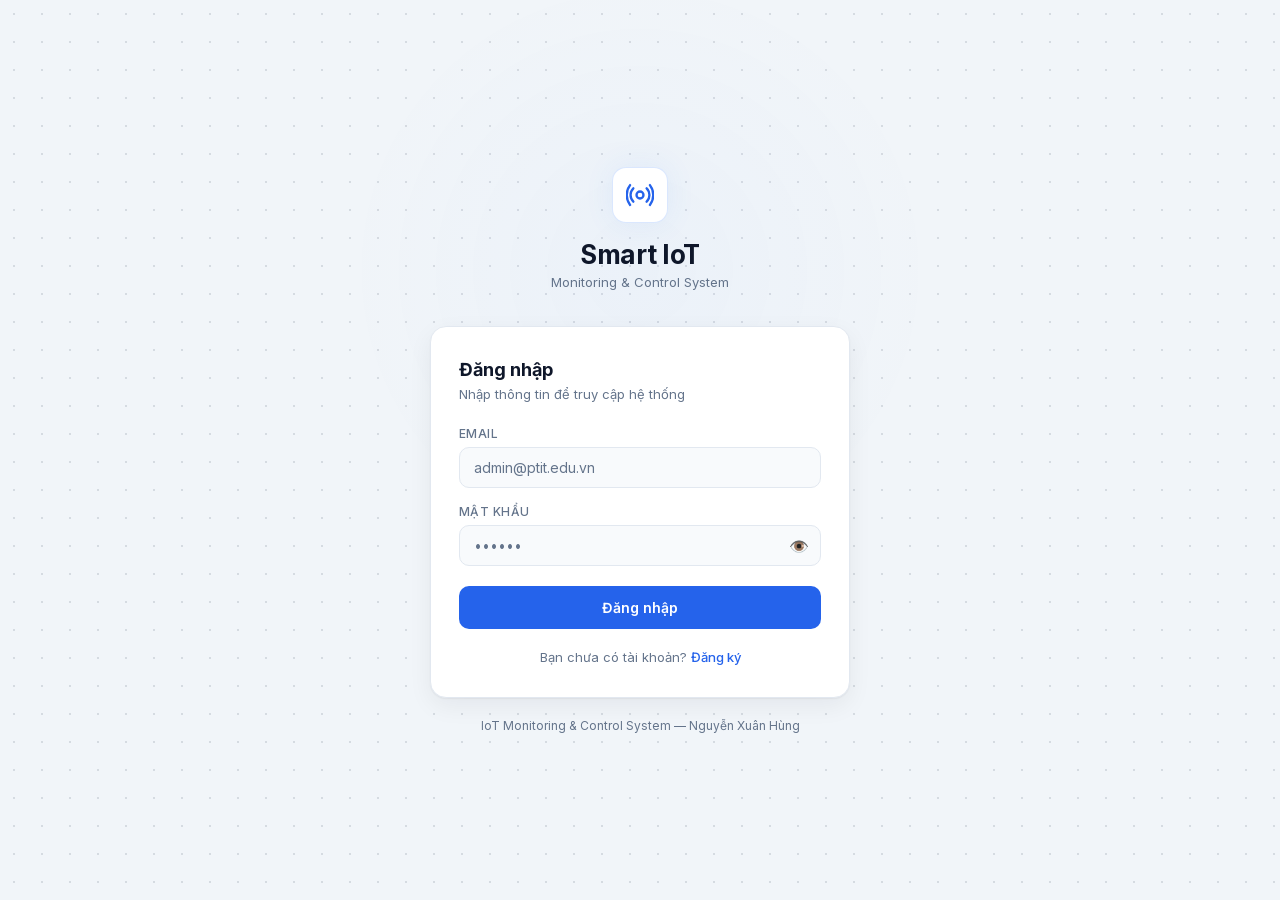
<file: frontend/index.html>
<!DOCTYPE html>
<html lang="vi">
<head>
  <meta charset="UTF-8">
  <meta name="viewport" content="width=device-width, initial-scale=1.0">
  <title>Tổng quan — Smart IoT</title>
  <link rel="stylesheet" href="assets/css/fonts.css">
  <link rel="stylesheet" href="assets/css/tokens.css">
  <link rel="stylesheet" href="assets/css/base.css">
  <link rel="stylesheet" href="assets/css/layout.css">
  <link rel="stylesheet" href="assets/css/components.css">
  <link rel="stylesheet" href="assets/css/pages.css">
  <script src="assets/vendor/chart.umd.js"></script>
</head>
<body>
  <!-- Add one option here to display another device on all three pages. -->
  <template id="deviceOptionsTemplate">
    <select>
      <option value="">Tất cả thiết bị</option>
      <option value="red">Đèn đỏ</option>
      <option value="green">Đèn xanh</option>
      <option value="yellow">Đèn vàng</option>
    </select>
  </template>
  <script type="module">
// dashboard.js — S3 Tổng quan (SRS Hình 3.3)

import { SHOW_IOT_DATA } from './assets/js/config.js';
import { requireAuth } from './assets/js/auth.js';
import { initLayout } from './assets/js/layout.js';
import { statusDot, badge, switchControl, toast } from './assets/js/ui.js';
import { getState, subscribe, refreshStatus, canControl } from './assets/js/store.js';
import { formatTemp, formatHumidity, formatLight, formatTime, formatHourMinute, escapeHtml } from './assets/js/format.js';
import { getLatestSensor, getSensorSeries, sendDeviceAction, waitForAction } from './assets/js/api.js';
import { onConnectionState, onMessage } from './assets/js/ws.js';

if (requireAuth()) {
  const content = initLayout('dashboard');

  /* ─── Trạng thái cục bộ của trang ──────────────────────── */
  let reading = { temp: null, humidity: null, light: null, updatedAt: null };
  let series = [];
  let sensorError = null;
  let selectedSensor = 'temp';
  let chart = null;
  const pendingToggles = new Set();


  const SENSOR_CARDS = [
    { key: 'temp',     label: 'Nhiệt độ', icon: '🌡️', color: 'var(--color-temp)',     bg: 'var(--alpha-temp-bg)',     format: formatTemp },
    { key: 'humidity', label: 'Độ ẩm',    icon: '💧', color: 'var(--color-humidity)', bg: 'var(--alpha-humidity-bg)', format: formatHumidity },
    { key: 'light',    label: 'Ánh sáng', icon: '☀️', color: 'var(--color-light)',    bg: 'var(--alpha-light-bg)',    format: formatLight },
  ];

  /* ─── Các mảnh giao diện ───────────────────────────────── */
  function bannersHtml() {
    if (!SHOW_IOT_DATA) return '';
    const { esp32Online } = getState();
    let html = '';

    if (getState().loaded && !esp32Online) {
      html += `
        <div class="banner banner--danger">
          <div>
            <div class="banner__title">⚠ Thiết bị IoT mất kết nối</div>
            <div class="banner__text">Không thể gửi lệnh điều khiển cho đến khi thiết bị kết nối lại.</div>
          </div>
          <button type="button" class="btn btn--outline-danger" data-action="reconnect">Thử kết nối lại</button>
        </div>`;
    }
    return html;
  }

  function sensorCardsHtml() {
    return `<div class="grid-3">${SENSOR_CARDS.map((c) => {
      const value = reading[c.key];
      const hasValue = value !== null && value !== undefined;
      const isWarning = c.key === 'temp' && hasValue && value > 30;
      return `
        <article class="stat-card" style="--stat-color:${c.color};--stat-bg:${c.bg}">
          <div class="stat-card__top">
            <div>
              <div class="stat-card__label">${c.label}</div>
              <div class="stat-card__value" data-stat="${c.key}">${hasValue ? c.format(value) : '—'}</div>
            </div>
            <div class="stat-card__icon">${c.icon}</div>
          </div>
          <div class="stat-card__foot">
            ${hasValue
              ? badge(isWarning ? 'warning' : 'success', isWarning ? 'Cảnh báo' : 'Bình thường')
              : badge('muted', 'Chưa có dữ liệu')}
            <span class="stat-card__delta">${hasValue && reading.updatedAt ? `Cập nhật ${formatTime(reading.updatedAt)}` : 'Chờ bản tin từ ESP32'}</span>
          </div>
        </article>`;
    }).join('')}</div>`;
  }

  function deviceListHtml() {
    const { devices, loaded, deviceError } = getState();
    if (!loaded) return '<div class="empty-state"><span class="spinner"></span></div>';
    if (deviceError) return `<div class="empty-state__hint">${escapeHtml(deviceError)}</div>`;
    if (devices.length === 0) {
      return '<div class="empty-state__hint">Chưa nhận được thiết bị nào.</div>';
    }

    const blocked = !canControl();

    return devices.map((device, index) => {
      const isOn = device.state === 'ON';
      const online = device.connection === 'online';
      return `
        <div class="device-mini${isOn ? ' is-on' : ''}">
          <div class="device-mini__icon">${device.icon}</div>
          <div class="device-mini__body">
            <div class="device-mini__name">${escapeHtml(device.name)}</div>
            <div class="device-mini__meta">${device.connection === null ? '' : statusDot(online)}<span>${escapeHtml(device.device_id)}</span></div>
          </div>
          ${switchControl({
            on: isOn,
            unknown: device.state === null,
            disabled: blocked || !online,
            loading: pendingToggles.has(index),
            index,
          })}
        </div>`;
    }).join('');
  }

  /* ─── Vẽ toàn trang ────────────────────────────────────── */
  function render() {
    content.innerHTML = `
      <div class="page">
        <div id="banners">${bannersHtml()}</div>
        <div id="sensorCards">${sensorCardsHtml()}</div>

        <div class="grid-main-aside">
          <section class="card">
            <div class="card__header">
              <div>
                <div class="card__title">Biểu đồ cảm biến</div>
                <div class="card__subtitle">Dữ liệu thực từ MQTT</div>
              </div>
              <div class="range-tabs">
                <button type="button" class="range-tab is-active" data-sensor="temp">Nhiệt độ</button>
                <button type="button" class="range-tab" data-sensor="humidity">Độ ẩm</button>
                <button type="button" class="range-tab" data-sensor="light">Ánh sáng</button>
              </div>
            </div>
            <div class="chart-box">
              <canvas id="sensorChart" hidden></canvas>
              <div class="empty-state" id="chartEmpty" role="status"></div>
            </div>
          </section>

          <section class="card">
            <div class="card__title" style="margin-bottom:var(--space-7)">Điều khiển thiết bị</div>
            <div class="device-mini-list" id="deviceList">${deviceListHtml()}</div>
          </section>
        </div>
      </div>`;

    bindEvents();
    content.querySelectorAll('[data-sensor]').forEach((button) => {
      button.addEventListener('click', () => {
        selectedSensor = button.dataset.sensor;
        content.querySelectorAll('[data-sensor]').forEach((tab) => tab.classList.toggle('is-active', tab === button));
        updateChart();
      });
    });
    updateChart();
  }

  /* ─── Biểu đồ ──────────────────────────────────────────── */
  /* Chart.js không hiểu CSS variable — đọc giá trị đã tính từ tokens.css
     để biểu đồ đổi màu theo giao diện mà không hardcode. */
  function readThemeColors() {
    const css = getComputedStyle(document.documentElement);
    const read = (name) => css.getPropertyValue(name).trim();
    return {
      text:      read('--color-text'),
      secondary: read('--color-text-secondary'),
      muted:     read('--color-text-muted'),
      border:    read('--color-border'),
      card:      read('--color-card'),
      temp:      read('--color-temp'),
      humidity:  read('--color-humidity'),
      light:     read('--color-light'),
    };
  }

  function createChart() {
    const canvas = document.getElementById('sensorChart');
    const theme = readThemeColors();
    const axis = { color: theme.muted, font: { size: 11 } };
    const grid = { color: theme.border, borderDash: [3, 3] };

    chart = new Chart(canvas, {
      type: 'line',
      data: {
        labels: series.map((p) => p.time),
        datasets: [
          { hidden: selectedSensor !== 'temp', label: 'Nhiệt độ (°C)',  data: series.map((p) => p.temp),     borderColor: theme.temp, borderWidth: 2, pointRadius: 0, tension: 0.35 },
          { hidden: selectedSensor !== 'humidity', label: 'Độ ẩm (%)',      data: series.map((p) => p.humidity), borderColor: theme.humidity, borderWidth: 2, pointRadius: 0, tension: 0.35 },
          { hidden: selectedSensor !== 'light', label: 'Ánh sáng (lux)', data: series.map((p) => p.light),    borderColor: theme.light, borderWidth: 2, pointRadius: 0, tension: 0.35 },
        ],
      },
      options: {
        responsive: true,
        maintainAspectRatio: false,
        interaction: { mode: 'index', intersect: false },
        plugins: {
          legend: {
            labels: {
              color: theme.secondary,
              font: { size: 12 },
              usePointStyle: true,
              pointStyle: 'line',
              boxWidth: 24,
              boxHeight: 2,
            },
          },
          tooltip: {
            backgroundColor: theme.card,
            borderColor: theme.border,
            borderWidth: 1,
            titleColor: theme.text,
            bodyColor: theme.text,
            bodyFont: { size: 12 },
            padding: 10,
          },
        },
        scales: {
          x: { ticks: axis, grid },
          y: { ticks: axis, grid },
        },
      },
    });
  }

  function updateChart() {
    const hasData = series.some((point) => point[selectedSensor] !== null && point[selectedSensor] !== undefined);
    const canvas = document.getElementById('sensorChart');
    const empty = document.getElementById('chartEmpty');
    canvas.hidden = !hasData;
    empty.hidden = hasData;
    empty.innerHTML = sensorError
      ? `<div class="empty-state__title">Không tải được dữ liệu cảm biến</div><div class="empty-state__hint">${escapeHtml(sensorError)}</div>`
      : '<div class="empty-state__title">Đang chờ dữ liệu MQTT</div><div class="empty-state__hint">Biểu đồ sẽ xuất hiện khi ESP32 gửi dữ liệu cảm biến.</div>';
    if (!hasData) {
      chart?.destroy();
      chart = null;
      return;
    }
    if (!chart) createChart();
    ['temp', 'humidity', 'light'].forEach((key, index) => chart.setDatasetVisibility(index, key === selectedSensor));
    chart.data.labels = series.map((point) => point.time);
    chart.data.datasets[0].data = series.map((point) => point.temp);
    chart.data.datasets[1].data = series.map((point) => point.humidity);
    chart.data.datasets[2].data = series.map((point) => point.light);
    chart.update('none');
  }

  /* ─── Sự kiện ──────────────────────────────────────────── */
  function bindEvents() {
    content.querySelector('[data-action="reconnect"]')?.addEventListener('click', async (event) => {
      event.currentTarget.disabled = true;
      event.currentTarget.textContent = 'Đang kiểm tra...';
      await refreshStatus();
    });

    content.querySelectorAll('[data-switch]').forEach((btn) => {
      btn.onclick = () => handleToggle(Number(btn.dataset.switch), btn.dataset.deviceAction);
    });
  }

  /**
   * Bật/tắt nhanh từ Dashboard: công tắc chuyển sang trạng thái đang xử lý,
   * chỉ đổi trạng thái sau khi thiết bị xác nhận (SRS §2.10).
   *
   * Khác với trang Điều khiển thiết bị, ở đây không hiện hộp thoại xác nhận —
   * đúng như prototype Figma (Hình 3.3 chỉ có công tắc).
   */
  async function handleToggle(index, nextAction) {
    const device = getState().devices[index];
    if (!device || device.previewOnly || !canControl() || pendingToggles.has(index)) return;

    if (!['ON', 'OFF'].includes(nextAction) || device.state === nextAction) return;
    pendingToggles.add(index);
    refreshDeviceList();

    try {
      const accepted = await sendDeviceAction(device.device_id, device.target, nextAction);
      const result = await waitForAction(accepted.action_id, {
        timeoutSeconds: accepted.timeout_seconds ?? 5,
      });

      if (result.result === 'Success') {
        toast(`Đã ${nextAction === 'ON' ? 'bật' : 'tắt'} ${device.name} thành công.`, 'success');
      } else {
        toast(`${device.name}: ${result.error_msg || result.result}`, 'error');
      }
    } catch (error) {
      toast(error.message, 'error');
    } finally {
      pendingToggles.delete(index);
      await refreshStatus();
      refreshDeviceList();
    }
  }

  function refreshDeviceList() {
    const list = document.getElementById('deviceList');
    if (!list) return;
    list.innerHTML = deviceListHtml();
    list.querySelectorAll('[data-switch]').forEach((btn) => {
      btn.onclick = () => handleToggle(Number(btn.dataset.switch), btn.dataset.deviceAction);
    });
  }

  /* ─── Cập nhật gần realtime ────────────────────────────── */
  const POLL_INTERVAL = 5000;
  let sensorPollingTimer = null;

  function refreshSensorUi() {
    const cards = document.getElementById('sensorCards');
    const banners = document.getElementById('banners');
    if (!cards || !banners) return;
    cards.innerHTML = sensorCardsHtml();
    banners.innerHTML = bannersHtml();
    bindEvents();
    updateChart();
  }

  async function poll() {
    try {
      const [nextReading, nextSeries] = await Promise.all([
        getLatestSensor(),
        getSensorSeries({ bucket: '1m', points: 30 }),
      ]);

      reading = nextReading;
      series = nextSeries;
      sensorError = null;
    } catch (error) {
      sensorError = error.message;
    }

    refreshSensorUi();
  }

  onMessage('sensor', (event) => {
    if (getState().deviceId && event.device_id !== getState().deviceId) return;

    reading = {
      deviceId: event.device_id,
      temp: event.temperature ?? reading.temp,
      humidity: event.humidity ?? reading.humidity,
      light: event.light ?? reading.light,
      updatedAt: event.timestamp,
    };
    sensorError = null;
    series = [...series, {
      time: formatHourMinute(event.timestamp),
      timestamp: event.timestamp,
      temp: event.temperature ?? null,
      humidity: event.humidity ?? null,
      light: event.light ?? null,
    }].slice(-30);
    refreshSensorUi();
  });

  onConnectionState(({ fallbackActive }) => {
    if (fallbackActive && sensorPollingTimer === null) {
      poll();
      sensorPollingTimer = window.setInterval(poll, POLL_INTERVAL);
    } else if (!fallbackActive && sensorPollingTimer !== null) {
      window.clearInterval(sensorPollingTimer);
      sensorPollingTimer = null;
    }
  });

  subscribe(() => {
    const banners = document.getElementById('banners');
    if (!banners) return;
    banners.innerHTML = bannersHtml();
    refreshDeviceList();
    bindEvents();
  });

  render();
  await poll();
}
  </script>
</body>
</html>
</file>
<file: frontend/assets/css/fonts.css>
/* cyrillic-ext */
@font-face {
  font-family: 'Inter';
  font-style: normal;
  font-weight: 300;
  font-display: swap;
  src: url(../fonts/UcC73FwrK3iLTeHuS_nVMrMxCp50SjIa2JL7W0Q5n-wU.woff2) format('woff2');
  unicode-range: U+0460-052F, U+1C80-1C8A, U+20B4, U+2DE0-2DFF, U+A640-A69F, U+FE2E-FE2F;
}
/* cyrillic */
@font-face {
  font-family: 'Inter';
  font-style: normal;
  font-weight: 300;
  font-display: swap;
  src: url(../fonts/UcC73FwrK3iLTeHuS_nVMrMxCp50SjIa0ZL7W0Q5n-wU.woff2) format('woff2');
  unicode-range: U+0301, U+0400-045F, U+0490-0491, U+04B0-04B1, U+2116;
}
/* greek-ext */
@font-face {
  font-family: 'Inter';
  font-style: normal;
  font-weight: 300;
  font-display: swap;
  src: url(../fonts/UcC73FwrK3iLTeHuS_nVMrMxCp50SjIa2ZL7W0Q5n-wU.woff2) format('woff2');
  unicode-range: U+1F00-1FFF;
}
/* greek */
@font-face {
  font-family: 'Inter';
  font-style: normal;
  font-weight: 300;
  font-display: swap;
  src: url(../fonts/UcC73FwrK3iLTeHuS_nVMrMxCp50SjIa1pL7W0Q5n-wU.woff2) format('woff2');
  unicode-range: U+0370-0377, U+037A-037F, U+0384-038A, U+038C, U+038E-03A1, U+03A3-03FF;
}
/* vietnamese */
@font-face {
  font-family: 'Inter';
  font-style: normal;
  font-weight: 300;
  font-display: swap;
  src: url(../fonts/UcC73FwrK3iLTeHuS_nVMrMxCp50SjIa2pL7W0Q5n-wU.woff2) format('woff2');
  unicode-range: U+0102-0103, U+0110-0111, U+0128-0129, U+0168-0169, U+01A0-01A1, U+01AF-01B0, U+0300-0301, U+0303-0304, U+0308-0309, U+0323, U+0329, U+1EA0-1EF9, U+20AB;
}
/* latin-ext */
@font-face {
  font-family: 'Inter';
  font-style: normal;
  font-weight: 300;
  font-display: swap;
  src: url(../fonts/UcC73FwrK3iLTeHuS_nVMrMxCp50SjIa25L7W0Q5n-wU.woff2) format('woff2');
  unicode-range: U+0100-02BA, U+02BD-02C5, U+02C7-02CC, U+02CE-02D7, U+02DD-02FF, U+0304, U+0308, U+0329, U+1D00-1DBF, U+1E00-1E9F, U+1EF2-1EFF, U+2020, U+20A0-20AB, U+20AD-20C0, U+2113, U+2C60-2C7F, U+A720-A7FF;
}
/* latin */
@font-face {
  font-family: 'Inter';
  font-style: normal;
  font-weight: 300;
  font-display: swap;
  src: url(../fonts/UcC73FwrK3iLTeHuS_nVMrMxCp50SjIa1ZL7W0Q5nw.woff2) format('woff2');
  unicode-range: U+0000-00FF, U+0131, U+0152-0153, U+02BB-02BC, U+02C6, U+02DA, U+02DC, U+0304, U+0308, U+0329, U+2000-206F, U+20AC, U+2122, U+2191, U+2193, U+2212, U+2215, U+FEFF, U+FFFD;
}
/* cyrillic-ext */
@font-face {
  font-family: 'Inter';
  font-style: normal;
  font-weight: 400;
  font-display: swap;
  src: url(../fonts/UcC73FwrK3iLTeHuS_nVMrMxCp50SjIa2JL7W0Q5n-wU.woff2) format('woff2');
  unicode-range: U+0460-052F, U+1C80-1C8A, U+20B4, U+2DE0-2DFF, U+A640-A69F, U+FE2E-FE2F;
}
/* cyrillic */
@font-face {
  font-family: 'Inter';
  font-style: normal;
  font-weight: 400;
  font-display: swap;
  src: url(../fonts/UcC73FwrK3iLTeHuS_nVMrMxCp50SjIa0ZL7W0Q5n-wU.woff2) format('woff2');
  unicode-range: U+0301, U+0400-045F, U+0490-0491, U+04B0-04B1, U+2116;
}
/* greek-ext */
@font-face {
  font-family: 'Inter';
  font-style: normal;
  font-weight: 400;
  font-display: swap;
  src: url(../fonts/UcC73FwrK3iLTeHuS_nVMrMxCp50SjIa2ZL7W0Q5n-wU.woff2) format('woff2');
  unicode-range: U+1F00-1FFF;
}
/* greek */
@font-face {
  font-family: 'Inter';
  font-style: normal;
  font-weight: 400;
  font-display: swap;
  src: url(../fonts/UcC73FwrK3iLTeHuS_nVMrMxCp50SjIa1pL7W0Q5n-wU.woff2) format('woff2');
  unicode-range: U+0370-0377, U+037A-037F, U+0384-038A, U+038C, U+038E-03A1, U+03A3-03FF;
}
/* vietnamese */
@font-face {
  font-family: 'Inter';
  font-style: normal;
  font-weight: 400;
  font-display: swap;
  src: url(../fonts/UcC73FwrK3iLTeHuS_nVMrMxCp50SjIa2pL7W0Q5n-wU.woff2) format('woff2');
  unicode-range: U+0102-0103, U+0110-0111, U+0128-0129, U+0168-0169, U+01A0-01A1, U+01AF-01B0, U+0300-0301, U+0303-0304, U+0308-0309, U+0323, U+0329, U+1EA0-1EF9, U+20AB;
}
/* latin-ext */
@font-face {
  font-family: 'Inter';
  font-style: normal;
  font-weight: 400;
  font-display: swap;
  src: url(../fonts/UcC73FwrK3iLTeHuS_nVMrMxCp50SjIa25L7W0Q5n-wU.woff2) format('woff2');
  unicode-range: U+0100-02BA, U+02BD-02C5, U+02C7-02CC, U+02CE-02D7, U+02DD-02FF, U+0304, U+0308, U+0329, U+1D00-1DBF, U+1E00-1E9F, U+1EF2-1EFF, U+2020, U+20A0-20AB, U+20AD-20C0, U+2113, U+2C60-2C7F, U+A720-A7FF;
}
/* latin */
@font-face {
  font-family: 'Inter';
  font-style: normal;
  font-weight: 400;
  font-display: swap;
  src: url(../fonts/UcC73FwrK3iLTeHuS_nVMrMxCp50SjIa1ZL7W0Q5nw.woff2) format('woff2');
  unicode-range: U+0000-00FF, U+0131, U+0152-0153, U+02BB-02BC, U+02C6, U+02DA, U+02DC, U+0304, U+0308, U+0329, U+2000-206F, U+20AC, U+2122, U+2191, U+2193, U+2212, U+2215, U+FEFF, U+FFFD;
}
/* cyrillic-ext */
@font-face {
  font-family: 'Inter';
  font-style: normal;
  font-weight: 500;
  font-display: swap;
  src: url(../fonts/UcC73FwrK3iLTeHuS_nVMrMxCp50SjIa2JL7W0Q5n-wU.woff2) format('woff2');
  unicode-range: U+0460-052F, U+1C80-1C8A, U+20B4, U+2DE0-2DFF, U+A640-A69F, U+FE2E-FE2F;
}
/* cyrillic */
@font-face {
  font-family: 'Inter';
  font-style: normal;
  font-weight: 500;
  font-display: swap;
  src: url(../fonts/UcC73FwrK3iLTeHuS_nVMrMxCp50SjIa0ZL7W0Q5n-wU.woff2) format('woff2');
  unicode-range: U+0301, U+0400-045F, U+0490-0491, U+04B0-04B1, U+2116;
}
/* greek-ext */
@font-face {
  font-family: 'Inter';
  font-style: normal;
  font-weight: 500;
  font-display: swap;
  src: url(../fonts/UcC73FwrK3iLTeHuS_nVMrMxCp50SjIa2ZL7W0Q5n-wU.woff2) format('woff2');
  unicode-range: U+1F00-1FFF;
}
/* greek */
@font-face {
  font-family: 'Inter';
  font-style: normal;
  font-weight: 500;
  font-display: swap;
  src: url(../fonts/UcC73FwrK3iLTeHuS_nVMrMxCp50SjIa1pL7W0Q5n-wU.woff2) format('woff2');
  unicode-range: U+0370-0377, U+037A-037F, U+0384-038A, U+038C, U+038E-03A1, U+03A3-03FF;
}
/* vietnamese */
@font-face {
  font-family: 'Inter';
  font-style: normal;
  font-weight: 500;
  font-display: swap;
  src: url(../fonts/UcC73FwrK3iLTeHuS_nVMrMxCp50SjIa2pL7W0Q5n-wU.woff2) format('woff2');
  unicode-range: U+0102-0103, U+0110-0111, U+0128-0129, U+0168-0169, U+01A0-01A1, U+01AF-01B0, U+0300-0301, U+0303-0304, U+0308-0309, U+0323, U+0329, U+1EA0-1EF9, U+20AB;
}
/* latin-ext */
@font-face {
  font-family: 'Inter';
  font-style: normal;
  font-weight: 500;
  font-display: swap;
  src: url(../fonts/UcC73FwrK3iLTeHuS_nVMrMxCp50SjIa25L7W0Q5n-wU.woff2) format('woff2');
  unicode-range: U+0100-02BA, U+02BD-02C5, U+02C7-02CC, U+02CE-02D7, U+02DD-02FF, U+0304, U+0308, U+0329, U+1D00-1DBF, U+1E00-1E9F, U+1EF2-1EFF, U+2020, U+20A0-20AB, U+20AD-20C0, U+2113, U+2C60-2C7F, U+A720-A7FF;
}
/* latin */
@font-face {
  font-family: 'Inter';
  font-style: normal;
  font-weight: 500;
  font-display: swap;
  src: url(../fonts/UcC73FwrK3iLTeHuS_nVMrMxCp50SjIa1ZL7W0Q5nw.woff2) format('woff2');
  unicode-range: U+0000-00FF, U+0131, U+0152-0153, U+02BB-02BC, U+02C6, U+02DA, U+02DC, U+0304, U+0308, U+0329, U+2000-206F, U+20AC, U+2122, U+2191, U+2193, U+2212, U+2215, U+FEFF, U+FFFD;
}
/* cyrillic-ext */
@font-face {
  font-family: 'Inter';
  font-style: normal;
  font-weight: 600;
  font-display: swap;
  src: url(../fonts/UcC73FwrK3iLTeHuS_nVMrMxCp50SjIa2JL7W0Q5n-wU.woff2) format('woff2');
  unicode-range: U+0460-052F, U+1C80-1C8A, U+20B4, U+2DE0-2DFF, U+A640-A69F, U+FE2E-FE2F;
}
/* cyrillic */
@font-face {
  font-family: 'Inter';
  font-style: normal;
  font-weight: 600;
  font-display: swap;
  src: url(../fonts/UcC73FwrK3iLTeHuS_nVMrMxCp50SjIa0ZL7W0Q5n-wU.woff2) format('woff2');
  unicode-range: U+0301, U+0400-045F, U+0490-0491, U+04B0-04B1, U+2116;
}
/* greek-ext */
@font-face {
  font-family: 'Inter';
  font-style: normal;
  font-weight: 600;
  font-display: swap;
  src: url(../fonts/UcC73FwrK3iLTeHuS_nVMrMxCp50SjIa2ZL7W0Q5n-wU.woff2) format('woff2');
  unicode-range: U+1F00-1FFF;
}
/* greek */
@font-face {
  font-family: 'Inter';
  font-style: normal;
  font-weight: 600;
  font-display: swap;
  src: url(../fonts/UcC73FwrK3iLTeHuS_nVMrMxCp50SjIa1pL7W0Q5n-wU.woff2) format('woff2');
  unicode-range: U+0370-0377, U+037A-037F, U+0384-038A, U+038C, U+038E-03A1, U+03A3-03FF;
}
/* vietnamese */
@font-face {
  font-family: 'Inter';
  font-style: normal;
  font-weight: 600;
  font-display: swap;
  src: url(../fonts/UcC73FwrK3iLTeHuS_nVMrMxCp50SjIa2pL7W0Q5n-wU.woff2) format('woff2');
  unicode-range: U+0102-0103, U+0110-0111, U+0128-0129, U+0168-0169, U+01A0-01A1, U+01AF-01B0, U+0300-0301, U+0303-0304, U+0308-0309, U+0323, U+0329, U+1EA0-1EF9, U+20AB;
}
/* latin-ext */
@font-face {
  font-family: 'Inter';
  font-style: normal;
  font-weight: 600;
  font-display: swap;
  src: url(../fonts/UcC73FwrK3iLTeHuS_nVMrMxCp50SjIa25L7W0Q5n-wU.woff2) format('woff2');
  unicode-range: U+0100-02BA, U+02BD-02C5, U+02C7-02CC, U+02CE-02D7, U+02DD-02FF, U+0304, U+0308, U+0329, U+1D00-1DBF, U+1E00-1E9F, U+1EF2-1EFF, U+2020, U+20A0-20AB, U+20AD-20C0, U+2113, U+2C60-2C7F, U+A720-A7FF;
}
/* latin */
@font-face {
  font-family: 'Inter';
  font-style: normal;
  font-weight: 600;
  font-display: swap;
  src: url(../fonts/UcC73FwrK3iLTeHuS_nVMrMxCp50SjIa1ZL7W0Q5nw.woff2) format('woff2');
  unicode-range: U+0000-00FF, U+0131, U+0152-0153, U+02BB-02BC, U+02C6, U+02DA, U+02DC, U+0304, U+0308, U+0329, U+2000-206F, U+20AC, U+2122, U+2191, U+2193, U+2212, U+2215, U+FEFF, U+FFFD;
}
/* cyrillic-ext */
@font-face {
  font-family: 'Inter';
  font-style: normal;
  font-weight: 700;
  font-display: swap;
  src: url(../fonts/UcC73FwrK3iLTeHuS_nVMrMxCp50SjIa2JL7W0Q5n-wU.woff2) format('woff2');
  unicode-range: U+0460-052F, U+1C80-1C8A, U+20B4, U+2DE0-2DFF, U+A640-A69F, U+FE2E-FE2F;
}
/* cyrillic */
@font-face {
  font-family: 'Inter';
  font-style: normal;
  font-weight: 700;
  font-display: swap;
  src: url(../fonts/UcC73FwrK3iLTeHuS_nVMrMxCp50SjIa0ZL7W0Q5n-wU.woff2) format('woff2');
  unicode-range: U+0301, U+0400-045F, U+0490-0491, U+04B0-04B1, U+2116;
}
/* greek-ext */
@font-face {
  font-family: 'Inter';
  font-style: normal;
  font-weight: 700;
  font-display: swap;
  src: url(../fonts/UcC73FwrK3iLTeHuS_nVMrMxCp50SjIa2ZL7W0Q5n-wU.woff2) format('woff2');
  unicode-range: U+1F00-1FFF;
}
/* greek */
@font-face {
  font-family: 'Inter';
  font-style: normal;
  font-weight: 700;
  font-display: swap;
  src: url(../fonts/UcC73FwrK3iLTeHuS_nVMrMxCp50SjIa1pL7W0Q5n-wU.woff2) format('woff2');
  unicode-range: U+0370-0377, U+037A-037F, U+0384-038A, U+038C, U+038E-03A1, U+03A3-03FF;
}
/* vietnamese */
@font-face {
  font-family: 'Inter';
  font-style: normal;
  font-weight: 700;
  font-display: swap;
  src: url(../fonts/UcC73FwrK3iLTeHuS_nVMrMxCp50SjIa2pL7W0Q5n-wU.woff2) format('woff2');
  unicode-range: U+0102-0103, U+0110-0111, U+0128-0129, U+0168-0169, U+01A0-01A1, U+01AF-01B0, U+0300-0301, U+0303-0304, U+0308-0309, U+0323, U+0329, U+1EA0-1EF9, U+20AB;
}
/* latin-ext */
@font-face {
  font-family: 'Inter';
  font-style: normal;
  font-weight: 700;
  font-display: swap;
  src: url(../fonts/UcC73FwrK3iLTeHuS_nVMrMxCp50SjIa25L7W0Q5n-wU.woff2) format('woff2');
  unicode-range: U+0100-02BA, U+02BD-02C5, U+02C7-02CC, U+02CE-02D7, U+02DD-02FF, U+0304, U+0308, U+0329, U+1D00-1DBF, U+1E00-1E9F, U+1EF2-1EFF, U+2020, U+20A0-20AB, U+20AD-20C0, U+2113, U+2C60-2C7F, U+A720-A7FF;
}
/* latin */
@font-face {
  font-family: 'Inter';
  font-style: normal;
  font-weight: 700;
  font-display: swap;
  src: url(../fonts/UcC73FwrK3iLTeHuS_nVMrMxCp50SjIa1ZL7W0Q5nw.woff2) format('woff2');
  unicode-range: U+0000-00FF, U+0131, U+0152-0153, U+02BB-02BC, U+02C6, U+02DA, U+02DC, U+0304, U+0308, U+0329, U+2000-206F, U+20AC, U+2122, U+2191, U+2193, U+2212, U+2215, U+FEFF, U+FFFD;
}
/* cyrillic-ext */
@font-face {
  font-family: 'JetBrains Mono';
  font-style: normal;
  font-weight: 400;
  font-display: swap;
  src: url(../fonts/tDbv2o-flEEny0FZhsfKu5WU4zr3E_BX0PnT8RD8yKwBNntkaToggR7BYRbKPx3cwgknk-6nFg.woff2) format('woff2');
  unicode-range: U+0460-052F, U+1C80-1C8A, U+20B4, U+2DE0-2DFF, U+A640-A69F, U+FE2E-FE2F;
}
/* cyrillic */
@font-face {
  font-family: 'JetBrains Mono';
  font-style: normal;
  font-weight: 400;
  font-display: swap;
  src: url(../fonts/tDbv2o-flEEny0FZhsfKu5WU4zr3E_BX0PnT8RD8yKwBNntkaToggR7BYRbKPxTcwgknk-6nFg.woff2) format('woff2');
  unicode-range: U+0301, U+0400-045F, U+0490-0491, U+04B0-04B1, U+2116;
}
/* greek */
@font-face {
  font-family: 'JetBrains Mono';
  font-style: normal;
  font-weight: 400;
  font-display: swap;
  src: url(../fonts/tDbv2o-flEEny0FZhsfKu5WU4zr3E_BX0PnT8RD8yKwBNntkaToggR7BYRbKPxPcwgknk-6nFg.woff2) format('woff2');
  unicode-range: U+0370-0377, U+037A-037F, U+0384-038A, U+038C, U+038E-03A1, U+03A3-03FF;
}
/* vietnamese */
@font-face {
  font-family: 'JetBrains Mono';
  font-style: normal;
  font-weight: 400;
  font-display: swap;
  src: url(../fonts/tDbv2o-flEEny0FZhsfKu5WU4zr3E_BX0PnT8RD8yKwBNntkaToggR7BYRbKPx_cwgknk-6nFg.woff2) format('woff2');
  unicode-range: U+0102-0103, U+0110-0111, U+0128-0129, U+0168-0169, U+01A0-01A1, U+01AF-01B0, U+0300-0301, U+0303-0304, U+0308-0309, U+0323, U+0329, U+1EA0-1EF9, U+20AB;
}
/* latin-ext */
@font-face {
  font-family: 'JetBrains Mono';
  font-style: normal;
  font-weight: 400;
  font-display: swap;
  src: url(../fonts/tDbv2o-flEEny0FZhsfKu5WU4zr3E_BX0PnT8RD8yKwBNntkaToggR7BYRbKPx7cwgknk-6nFg.woff2) format('woff2');
  unicode-range: U+0100-02BA, U+02BD-02C5, U+02C7-02CC, U+02CE-02D7, U+02DD-02FF, U+0304, U+0308, U+0329, U+1D00-1DBF, U+1E00-1E9F, U+1EF2-1EFF, U+2020, U+20A0-20AB, U+20AD-20C0, U+2113, U+2C60-2C7F, U+A720-A7FF;
}
/* latin */
@font-face {
  font-family: 'JetBrains Mono';
  font-style: normal;
  font-weight: 400;
  font-display: swap;
  src: url(../fonts/tDbv2o-flEEny0FZhsfKu5WU4zr3E_BX0PnT8RD8yKwBNntkaToggR7BYRbKPxDcwgknk-4.woff2) format('woff2');
  unicode-range: U+0000-00FF, U+0131, U+0152-0153, U+02BB-02BC, U+02C6, U+02DA, U+02DC, U+0304, U+0308, U+0329, U+2000-206F, U+20AC, U+2122, U+2191, U+2193, U+2212, U+2215, U+FEFF, U+FFFD;
}
/* cyrillic-ext */
@font-face {
  font-family: 'JetBrains Mono';
  font-style: normal;
  font-weight: 500;
  font-display: swap;
  src: url(../fonts/tDbv2o-flEEny0FZhsfKu5WU4zr3E_BX0PnT8RD8yKwBNntkaToggR7BYRbKPx3cwgknk-6nFg.woff2) format('woff2');
  unicode-range: U+0460-052F, U+1C80-1C8A, U+20B4, U+2DE0-2DFF, U+A640-A69F, U+FE2E-FE2F;
}
/* cyrillic */
@font-face {
  font-family: 'JetBrains Mono';
  font-style: normal;
  font-weight: 500;
  font-display: swap;
  src: url(../fonts/tDbv2o-flEEny0FZhsfKu5WU4zr3E_BX0PnT8RD8yKwBNntkaToggR7BYRbKPxTcwgknk-6nFg.woff2) format('woff2');
  unicode-range: U+0301, U+0400-045F, U+0490-0491, U+04B0-04B1, U+2116;
}
/* greek */
@font-face {
  font-family: 'JetBrains Mono';
  font-style: normal;
  font-weight: 500;
  font-display: swap;
  src: url(../fonts/tDbv2o-flEEny0FZhsfKu5WU4zr3E_BX0PnT8RD8yKwBNntkaToggR7BYRbKPxPcwgknk-6nFg.woff2) format('woff2');
  unicode-range: U+0370-0377, U+037A-037F, U+0384-038A, U+038C, U+038E-03A1, U+03A3-03FF;
}
/* vietnamese */
@font-face {
  font-family: 'JetBrains Mono';
  font-style: normal;
  font-weight: 500;
  font-display: swap;
  src: url(../fonts/tDbv2o-flEEny0FZhsfKu5WU4zr3E_BX0PnT8RD8yKwBNntkaToggR7BYRbKPx_cwgknk-6nFg.woff2) format('woff2');
  unicode-range: U+0102-0103, U+0110-0111, U+0128-0129, U+0168-0169, U+01A0-01A1, U+01AF-01B0, U+0300-0301, U+0303-0304, U+0308-0309, U+0323, U+0329, U+1EA0-1EF9, U+20AB;
}
/* latin-ext */
@font-face {
  font-family: 'JetBrains Mono';
  font-style: normal;
  font-weight: 500;
  font-display: swap;
  src: url(../fonts/tDbv2o-flEEny0FZhsfKu5WU4zr3E_BX0PnT8RD8yKwBNntkaToggR7BYRbKPx7cwgknk-6nFg.woff2) format('woff2');
  unicode-range: U+0100-02BA, U+02BD-02C5, U+02C7-02CC, U+02CE-02D7, U+02DD-02FF, U+0304, U+0308, U+0329, U+1D00-1DBF, U+1E00-1E9F, U+1EF2-1EFF, U+2020, U+20A0-20AB, U+20AD-20C0, U+2113, U+2C60-2C7F, U+A720-A7FF;
}
/* latin */
@font-face {
  font-family: 'JetBrains Mono';
  font-style: normal;
  font-weight: 500;
  font-display: swap;
  src: url(../fonts/tDbv2o-flEEny0FZhsfKu5WU4zr3E_BX0PnT8RD8yKwBNntkaToggR7BYRbKPxDcwgknk-4.woff2) format('woff2');
  unicode-range: U+0000-00FF, U+0131, U+0152-0153, U+02BB-02BC, U+02C6, U+02DA, U+02DC, U+0304, U+0308, U+0329, U+2000-206F, U+20AC, U+2122, U+2191, U+2193, U+2212, U+2215, U+FEFF, U+FFFD;
}
</file>
<file: frontend/assets/css/tokens.css>
/* ===========================================================================
   tokens.css — Design tokens trích từ Figma (Smart IoT — Monitoring & Control)
   ĐÂY LÀ ĐIỂM NỐI DUY NHẤT VỚI FIGMA. Đổi giao diện chỉ cần sửa file này.
   =========================================================================== */
:root {
  /* ── Nền & bề mặt ─────────────────────────────────────────── */
  --color-bg:              #F1F5F9;   /* nền trang */
  --color-sidebar:         #FFFFFF;   /* sidebar, drawer */
  --color-card:            #FFFFFF;   /* card, modal, toast */
  --color-surface:         #F8FAFC;   /* input, hàng bảng lẻ, card lồng */
  --color-surface-alt:     #F1F5F9;   /* icon thiết bị khi OFF */
  --color-border:          #E2E8F0;   /* viền chuẩn */
  --color-border-soft:     #E2E8F099; /* viền mảnh giữa các hàng */
  --color-accent-soft:     #DBEAFE;   /* nền mục nav đang chọn, avatar */
  --color-switch-track:    #CBD5E1;   /* rãnh công tắc khi OFF */

  /* ── Chữ ──────────────────────────────────────────────────── */
  --color-text:            #0F172A;
  --color-text-secondary:  #475569;
  --color-text-muted:      #64748B;

  /* ── Màu ngữ nghĩa ────────────────────────────────────────── */
  /* Dùng tông 600/700 để đủ tương phản trên nền sáng (WCAG AA). */
  --color-figma:           #8066D6;
  --color-resource-api:    #408C70;
  --color-resource-docs:   #557D37;
  --alpha-resource-docs:   #F1FADB;
  --color-primary:         #2563EB;
  --color-primary-hover:   #1D4ED8;
  --color-on-primary:      #FFFFFF;
  --color-success:         #15803D;
  --color-warning:         #B45309;
  --color-danger:          #DC2626;
  --color-info:            #2563EB;

  /* ── Màu theo loại cảm biến ───────────────────────────────── */
  --color-temp:            #EA580C;
  --color-humidity:        #0284C7;
  --color-light:           #A16207;

  /* ── Nền mờ (alpha) ───────────────────────────────────────── */
  --alpha-success-bg:      #22C55E20;
  --alpha-danger-bg:       #EF444420;
  --alpha-warning-bg:      #F59E0B20;
  --alpha-info-bg:         #3B82F620;
  --alpha-success-banner:  #22C55E15;
  --alpha-danger-banner:   #EF444415;
  --alpha-warning-banner:  #F59E0B15;
  --alpha-success-line:    #22C55E40;
  --alpha-danger-line:     #EF444440;
  --alpha-warning-line:    #F59E0B40;
  --alpha-primary-line:    #3B82F640;
  --alpha-primary-glow:    #3B82F620;
  --alpha-row-hover:       #2563EB0D;
  --alpha-temp-bg:         #F9731610;
  --alpha-humidity-bg:     #38BDF810;
  --alpha-light-bg:        #FBBF2410;

  /* ── Typography ───────────────────────────────────────────── */
  --font-sans: 'Inter', -apple-system, BlinkMacSystemFont, 'Segoe UI', Roboto, sans-serif;
  --font-mono: 'JetBrains Mono', ui-monospace, SFMono-Regular, Menlo, Consolas, monospace;

  --text-2xs:  10px;
  --text-xs:   11px;
  --text-sm:   12px;
  --text-base: 13px;
  --text-md:   14px;
  --text-lg:   15px;
  --text-xl:   16px;
  --text-2xl:  18px;
  --text-3xl:  22px;
  --text-4xl:  26px;
  --text-stat: 36px;

  --weight-regular: 400;
  --weight-medium:  500;
  --weight-semibold:600;
  --weight-bold:    700;

  --tracking-wide:  0.04em;
  --tracking-tight: -0.02em;

  /* ── Spacing (thang 4px) ──────────────────────────────────── */
  --space-1: 4px;   --space-2: 6px;   --space-3: 8px;   --space-4: 10px;
  --space-5: 12px;  --space-6: 14px;  --space-7: 16px;  --space-8: 20px;
  --space-9: 24px;  --space-10: 28px; --space-11: 32px; --space-12: 36px;

  /* ── Bo góc ───────────────────────────────────────────────── */
  --radius-xs:  5px;
  --radius-sm:  7px;
  --radius-md:  8px;
  --radius-lg:  10px;
  --radius-xl:  12px;
  --radius-2xl: 14px;
  --radius-3xl: 16px;
  --radius-full: 9999px;

  /* ── Đổ bóng ──────────────────────────────────────────────── */
  --shadow-card:   0 1px 2px rgba(15, 23, 42, 0.06), 0 8px 24px rgba(15, 23, 42, 0.06);
  --shadow-toast:  0 4px 20px rgba(15, 23, 42, 0.14);
  --shadow-menu:   0 -8px 24px rgba(15, 23, 42, 0.12);
  --shadow-glow:   0 0 20px var(--alpha-primary-glow);
  --overlay:       rgba(15, 23, 42, 0.4);
  --overlay-strong:rgba(15, 23, 42, 0.5);

  /* ── Layout ───────────────────────────────────────────────── */
  --app-max-width:  1680px;
  --color-page-gutter: #F4F6F5;
  --chart-height:   280px;
  --sidebar-width:  240px;
  --header-height:  73px;
  --drawer-width:   360px;
  --page-padding:   24px;

  /* ── Chuyển động ──────────────────────────────────────────── */
  --transition-fast: 0.15s ease;
  --transition-base: 0.2s ease;
}
</file>
<file: frontend/assets/css/base.css>
/* base.css — reset + typography nền */

*, *::before, *::after { box-sizing: border-box; }

/* min-height chứ KHÔNG phải height: trang cuộn bằng thanh cuộn trình duyệt nên
   body phải cao bằng nội dung. Để height:100% thì body bị khoá đúng một màn hình,
   .app tràn ra ngoài, và position:sticky của header/sidebar tính sai vùng neo —
   Safari cho chúng trôi mất khi cuộn (Chrome thì bỏ qua lỗi này). */
html, body { min-height: 100%; margin: 0; padding: 0; }

body {
  font-family: var(--font-sans);
  font-size: var(--text-md);
  background-color: var(--color-bg);
  color: var(--color-text);
  -webkit-font-smoothing: antialiased;
  -moz-osx-font-smoothing: grayscale;
}

h1, h2, h3, h4, p { margin: 0; }

a { color: var(--color-primary); text-decoration: none; }

button, input, select, textarea { font-family: inherit; }

button { cursor: pointer; }
button:disabled { cursor: not-allowed; }

code, .mono, .font-mono { font-family: var(--font-mono); }

table { width: 100%; border-collapse: collapse; }

:focus-visible {
  outline: 2px solid var(--color-primary);
  outline-offset: 2px;
}

/* Thanh cuộn */
::-webkit-scrollbar { width: 10px; height: 10px; }
::-webkit-scrollbar-track { background: var(--color-surface); }
::-webkit-scrollbar-thumb {
  background: var(--color-switch-track);
  border-radius: var(--radius-full);
  border: 2px solid var(--color-surface);  /* viền tạo khoảng hở, nhìn thon hơn */
}
::-webkit-scrollbar-thumb:hover { background: var(--color-text-muted); }

/* Tiện ích */
.hidden { display: none !important; }
.sr-only {
  position: absolute; width: 1px; height: 1px; padding: 0; margin: -1px;
  overflow: hidden; clip: rect(0, 0, 0, 0); white-space: nowrap; border: 0;
}
.text-temp     { color: var(--color-temp); }
.text-humidity { color: var(--color-humidity); }
.text-light    { color: var(--color-light); }
.text-muted    { color: var(--color-text-muted); }
.text-secondary{ color: var(--color-text-secondary); }

/* Chuyển động dùng chung */
@keyframes spin      { to { transform: rotate(360deg); } }
@keyframes pulse     { 0%, 100% { opacity: 1; } 50% { opacity: 0.3; } }
@keyframes slide-in  { from { opacity: 0; transform: translateX(20px); } to { opacity: 1; transform: translateX(0); } }
@keyframes fade-in   { from { opacity: 0; } to { opacity: 1; } }

@media (prefers-reduced-motion: reduce) {
  *, *::before, *::after {
    animation-duration: 0.01ms !important;
    animation-iteration-count: 1 !important;
    transition-duration: 0.01ms !important;
  }
}
</file>
<file: frontend/assets/css/layout.css>
/* layout.css — khung ứng dụng: sidebar + header + vùng nội dung */

/* Trang cuộn bằng thanh cuộn của chính trình duyệt (min-height, KHÔNG phải
   height + overflow:hidden). Kiểu "app shell" khoá chiều cao khiến phím Space,
   Page Up/Down và Home/End không cuộn được, và thanh cuộn trong khung thì
   gần như vô hình. */
body:has(.app) { background-color: var(--color-page-gutter); }
.app {
  display: flex;
  width: 100%;
  max-width: var(--app-max-width);
  margin-inline: auto;
  min-height: 100vh;
  background-color: var(--color-bg);
}

/* ─── Sidebar ─────────────────────────────────────────────── */
.sidebar {
  width: var(--sidebar-width);
  flex-shrink: 0;
  background-color: var(--color-sidebar);
  border-right: 1px solid var(--color-border);
  display: flex;
  flex-direction: column;
  /* sticky: đứng yên khi cuộn nhưng vẫn nằm trong luồng flex của .app */
  position: sticky;
  top: 0;
  align-self: flex-start;
  height: 100vh;
}

.sidebar__brand {
  padding: var(--space-9) var(--space-8) var(--space-8);
  border-bottom: 1px solid var(--color-border);
  display: flex;
  align-items: center;
  gap: var(--space-4);
}
.sidebar__logo {
  width: 36px; height: 36px;
  border-radius: var(--radius-lg);
  background-color: var(--color-accent-soft);
  border: 1px solid var(--alpha-primary-line);
  display: flex; align-items: center; justify-content: center;
  color: var(--color-primary);
  flex-shrink: 0;
}
.sidebar__title { font-size: var(--text-xl); font-weight: var(--weight-bold); line-height: 1.2; }
.sidebar__subtitle { font-size: var(--text-2xs); color: var(--color-text-muted); letter-spacing: var(--tracking-wide); }

.sidebar__nav { flex: 1; padding: var(--space-5) var(--space-4); overflow-y: auto; }

.nav-item {
  width: 100%;
  display: flex; align-items: center; gap: var(--space-4);
  padding: var(--space-4) var(--space-5);
  border-radius: var(--radius-md);
  border: none;
  background-color: transparent;
  color: var(--color-text-secondary);
  font-size: var(--text-md);
  margin-bottom: 2px;
  text-align: left;
  transition: background-color var(--transition-fast), color var(--transition-fast);
}
.nav-item:hover { background-color: var(--color-surface); color: var(--color-text); }
.nav-item.is-active {
  background-color: var(--color-accent-soft);
  color: var(--color-primary);
  font-weight: var(--weight-semibold);
}
.nav-item svg { flex-shrink: 0; }

.sidebar__user { padding: var(--space-7) var(--space-4); border-top: 1px solid var(--color-border); position: relative; }

.user-button {
  width: 100%;
  display: flex; align-items: center; gap: var(--space-4);
  padding: var(--space-4) var(--space-5);
  border-radius: var(--radius-md);
  border: none;
  background-color: transparent;
  color: var(--color-text-secondary);
  text-align: left;
}
.user-button[aria-expanded="true"] { background-color: var(--color-surface); }
.user-button__meta { flex: 1; min-width: 0; }
.user-button__name { font-size: var(--text-base); font-weight: var(--weight-medium); color: var(--color-text); }
.user-button__role { font-size: var(--text-xs); color: var(--color-text-muted); }
.user-button__caret { font-size: var(--text-2xs); color: var(--color-text-muted); }

.avatar {
  border-radius: var(--radius-full);
  background-color: var(--color-accent-soft);
  border: 2px solid var(--alpha-primary-line);
  display: flex; align-items: center; justify-content: center;
  font-weight: var(--weight-bold);
  color: var(--color-primary);
  position: relative;
  overflow: hidden;
  flex-shrink: 0;
}
/* Ảnh nằm đè lên chữ cái đầu. Ảnh lỗi -> onerror xoá thẻ img -> lộ lại chữ cái. */
.avatar__img {
  position: absolute; inset: 0;
  width: 100%; height: 100%;
  object-fit: cover;
}

.avatar--sm { width: 32px; height: 32px; font-size: var(--text-base); }
.avatar--md { width: 34px; height: 34px; font-size: var(--text-sm); }
.avatar--lg { width: 80px; height: 80px; font-size: var(--text-10xl, 28px); border-width: 3px; }

.user-menu {
  position: absolute;
  bottom: 100%; left: var(--space-4); right: var(--space-4);
  background-color: var(--color-card);
  border: 1px solid var(--color-border);
  border-radius: var(--radius-lg);
  overflow: hidden;
  box-shadow: var(--shadow-menu);
  z-index: 100;
}
.user-menu__item {
  width: 100%;
  padding: 11px var(--space-6);
  border: none;
  background-color: transparent;
  color: var(--color-text);
  font-size: var(--text-base);
  text-align: left;
  display: flex; align-items: center; gap: var(--space-3);
}
.user-menu__item:hover { background-color: var(--color-surface); }
.user-menu__item--danger { color: var(--color-danger); }
.user-menu__item--danger:hover { background-color: var(--alpha-danger-banner); }
.user-menu__divider { height: 1px; background-color: var(--color-border); }

/* ─── Vùng chính ──────────────────────────────────────────── */
.main { flex: 1; display: flex; flex-direction: column; min-width: 0; }

.header {
  padding: var(--space-8) var(--space-10);
  border-bottom: 1px solid var(--color-border);
  display: flex; align-items: center; justify-content: space-between;
  background-color: var(--color-bg);
  flex-shrink: 0;
  gap: var(--space-7);
  position: sticky;
  top: 0;
  z-index: 100;
}
.header__title { font-size: var(--text-3xl); font-weight: var(--weight-bold); }
.header__subtitle { font-size: var(--text-base); color: var(--color-text-muted); margin-top: 3px; }
.header__meta { display: flex; align-items: center; gap: var(--space-7); flex-shrink: 0; }
.header__divider { width: 1px; height: 16px; background-color: var(--color-border); }
.header__clock { font-family: var(--font-mono); font-size: var(--text-md); color: var(--color-text-secondary); }

.status-inline { display: flex; align-items: center; gap: var(--space-2); font-size: var(--text-sm); }
.status-inline__label { color: var(--color-text-secondary); }
.status-inline__value.is-up   { color: var(--color-success); }
.status-inline__value.is-down { color: var(--color-danger); }

.icon-button {
  width: 34px; height: 34px;
  border-radius: var(--radius-md);
  border: 1px solid var(--color-border);
  background-color: var(--color-card);
  display: flex; align-items: center; justify-content: center;
  color: var(--color-text-secondary);
  font-size: var(--text-xl);
}
.icon-button:hover { border-color: var(--alpha-primary-line); color: var(--color-text); }

/* Thanh DEMO (mô phỏng trạng thái khi chưa có backend) */
.demo-bar {
  padding: var(--space-2) var(--space-7);
  background-color: var(--color-sidebar);
  border-bottom: 1px solid var(--color-border);
  display: flex; gap: var(--space-3); align-items: center; flex-wrap: wrap;
}
.demo-bar__label {
  font-size: var(--text-2xs); color: var(--color-text-muted);
  font-family: var(--font-mono); letter-spacing: 0.05em;
}
.demo-btn {
  font-size: var(--text-xs);
  padding: 3px var(--space-4);
  border-radius: var(--radius-xs);
  border: 1px solid var(--color-border);
  background-color: transparent;
  color: var(--color-text-muted);
}
.demo-btn:hover { color: var(--color-text); }
.demo-btn.is-active { background-color: var(--alpha-success-bg); color: var(--color-success); }

/* Nút mở sidebar — chỉ hiện ở màn hẹp (xem §media 900px cuối file) */
.sidebar-toggle {
  display: none;
  width: 38px; height: 38px;
  flex-shrink: 0;
  border-radius: var(--radius-md);
  border: 1px solid var(--color-border);
  background-color: var(--color-card);
  color: var(--color-text-secondary);
  align-items: center; justify-content: center;
}
.sidebar-toggle:hover { color: var(--color-text); border-color: var(--alpha-primary-line); }

.sidebar-backdrop {
  position: fixed; inset: 0;
  z-index: 150;
  background-color: var(--overlay);
}
.sidebar-backdrop[hidden] { display: none; }

.content { flex: 1; }
.page { padding: var(--page-padding); display: flex; flex-direction: column; gap: var(--space-8); }
.page--tight { gap: var(--space-7); }
.page--narrow { max-width: 700px; }
.page--center { align-items: center; }

.grid-3 { display: grid; grid-template-columns: repeat(3, 1fr); gap: var(--space-7); }
.grid-2 { display: grid; grid-template-columns: 1fr 1fr; gap: var(--space-7); }
.grid-main-aside { display: grid; grid-template-columns: minmax(0, 2fr) minmax(0, 1fr); gap: var(--space-7); align-items: start; }

@media (max-width: 1200px) {
  .grid-3, .grid-2, .grid-main-aside { grid-template-columns: 1fr; }
}
@media (max-width: 900px) {
  .sidebar { position: fixed; top: 0; left: 0; z-index: 200; transform: translateX(-100%); transition: transform var(--transition-base); }
  .sidebar.is-open { transform: translateX(0); box-shadow: var(--shadow-toast); }
  .sidebar-toggle { display: flex; }
  .header { flex-wrap: wrap; }
  .header__meta { max-width: 100%; flex-wrap: wrap; gap: var(--space-3); }
}

/* Màn rộng: lớp phủ không bao giờ được hiện, kể cả khi còn sót trạng thái mở */
@media (min-width: 901px) {
  .sidebar-backdrop { display: none; }
}
</file>
<file: frontend/assets/css/components.css>
/* components.css — component dùng chung */

/* ─── Card ────────────────────────────────────────────────── */
.card {
  background-color: var(--color-card);
  border: 1px solid var(--color-border);
  border-radius: var(--radius-2xl);
  padding: var(--space-8);
}
.card--flat  { border-radius: var(--radius-xl); padding: var(--space-6) var(--space-7); }
.card--table { padding: 0; overflow: hidden; border-radius: var(--radius-xl); }
.card--lg    { padding: var(--space-9); }

.card__header {
  display: flex; justify-content: space-between; align-items: center;
  margin-bottom: var(--space-7); gap: var(--space-5);
}
.card__title    { font-size: var(--text-lg); font-weight: var(--weight-semibold); }
.card__title--lg{ font-size: var(--text-xl); font-weight: var(--weight-bold); }
.card__subtitle { font-size: var(--text-sm); color: var(--color-text-muted); margin-top: 2px; }

/* ─── Nút ─────────────────────────────────────────────────── */
.btn {
  padding: var(--space-3) var(--space-8);
  border-radius: var(--radius-md);
  border: 1px solid transparent;
  font-size: var(--text-base);
  font-weight: var(--weight-semibold);
  display: inline-flex; align-items: center; justify-content: center; gap: var(--space-3);
  transition: background-color var(--transition-fast), border-color var(--transition-fast);
}
.btn--primary   { background-color: var(--color-primary); color: var(--color-on-primary); }
.btn--primary:hover:not(:disabled) { background-color: var(--color-primary-hover); }
.btn--secondary { background-color: transparent; border-color: var(--color-border); color: var(--color-text-secondary); font-weight: var(--weight-regular); }
.btn--secondary:hover:not(:disabled) { color: var(--color-text); border-color: var(--color-text-muted); }
.btn--danger    { background-color: var(--color-danger); color: #fff; }
.btn--ghost     { background-color: transparent; border-color: var(--color-border); color: var(--color-primary); font-weight: var(--weight-regular); padding: var(--space-2) var(--space-6); border-radius: var(--radius-sm); }
.btn--outline-danger  { background-color: transparent; border-color: var(--color-danger); color: var(--color-danger); font-weight: var(--weight-regular); padding: 7px var(--space-7); }
.btn--outline-warning { background-color: var(--color-warning); color: var(--color-bg); padding: 7px var(--space-7); }
.btn--block { width: 100%; }
.btn--lg    { padding: 13px; font-size: var(--text-lg); }
.btn:disabled { opacity: 0.55; }
.btn--primary:disabled { background-color: var(--color-accent-soft); color: var(--color-text-muted); }

/* ─── Form ────────────────────────────────────────────────── */
.field { display: block; }
.field__label {
  display: block;
  font-size: var(--text-sm); font-weight: var(--weight-medium);
  color: var(--color-text-muted); letter-spacing: var(--tracking-wide);
  margin-bottom: var(--space-2);
}
.input, .select {
  padding: var(--space-3) var(--space-5);
  border-radius: var(--radius-md);
  border: 1px solid var(--color-border);
  background-color: var(--color-surface);
  color: var(--color-text);
  font-size: var(--text-base);
  outline: none;
  transition: border-color var(--transition-fast);
}
.input:focus, .select:focus { border-color: var(--color-primary); }
.input--block, .select--block { width: 100%; }
.input.is-error { border-color: var(--color-danger); }
.input::placeholder { color: var(--color-text-muted); }
.select { cursor: pointer; }
.input[type="date"] { width: 140px; }

.input--auth {
  width: 100%;
  padding: 11px var(--space-6);
  border-radius: var(--radius-lg);
  font-size: var(--text-md);
}
.input--auth-password { padding-right: 44px; }

.checkbox-row { display: flex; align-items: center; gap: var(--space-4); cursor: pointer; font-size: var(--text-md); }
.checkbox-row input { accent-color: var(--color-primary); width: 16px; height: 16px; }

/* ─── Badge ───────────────────────────────────────────────── */
.badge {
  display: inline-block;
  padding: 2px var(--space-3);
  border-radius: var(--radius-sm);
  font-size: var(--text-sm);
  font-weight: var(--weight-medium);
  white-space: nowrap;
}
.badge--success { background-color: var(--alpha-success-bg); color: var(--color-success); }
.badge--error   { background-color: var(--alpha-danger-bg);  color: var(--color-danger); }
.badge--warning { background-color: var(--alpha-warning-bg); color: var(--color-warning); }
.badge--info    { background-color: var(--alpha-info-bg);    color: var(--color-primary); }
.badge--muted   { background-color: var(--color-border);     color: var(--color-text-secondary); }

/* ─── Chấm trạng thái ─────────────────────────────────────── */
.status-dot {
  display: inline-block; width: 8px; height: 8px;
  border-radius: var(--radius-full);
  flex-shrink: 0;
  background-color: var(--color-danger);
  box-shadow: 0 0 6px #EF444480;
}
.status-dot.is-up { background-color: var(--color-success); box-shadow: 0 0 6px #22C55E80; }
.status-dot--pulse { animation: pulse 2s infinite; box-shadow: none; }

/* ─── Công tắc ON/OFF ─────────────────────────────────────── */
.device-actions { display: flex; gap: var(--space-2); flex-shrink: 0; }
.device-action {
  padding: var(--space-3) var(--space-4);
  border: 1px solid var(--color-border);
  border-radius: var(--radius-md);
  background-color: var(--color-card);
  color: var(--color-text-muted);
  font-size: var(--text-sm);
  font-weight: var(--weight-semibold);
}
.device-action.is-active {
  background-color: var(--color-primary);
  border-color: var(--color-primary);
  color: var(--color-on-primary);
}
.device-action:disabled { opacity: 0.5; }

.switch {
  width: 48px; height: 26px;
  border-radius: 13px;
  border: none;
  background-color: var(--color-switch-track);
  position: relative;
  transition: background-color var(--transition-base);
  flex-shrink: 0;
}
.switch[aria-checked="true"] { background-color: var(--color-primary); }
.switch:disabled { background-color: var(--color-switch-track); opacity: 0.5; }
.switch__knob {
  position: absolute; top: 3px; left: 3px;
  width: 20px; height: 20px;
  border-radius: var(--radius-full);
  background-color: #fff;
  transition: left var(--transition-base);
}
.switch[aria-checked="true"] .switch__knob { left: 25px; }
.switch.is-loading .switch__knob { display: none; }
.switch__spinner { display: none; }
.switch.is-loading .switch__spinner {
  display: block;
  position: absolute; top: 50%; left: 50%;
  width: 14px; height: 14px; margin: -7px 0 0 -7px;
  border: 2px solid #94A3B880;
  border-top-color: var(--color-text-secondary);
  border-radius: var(--radius-full);
  animation: spin 0.7s linear infinite;
}
.switch-group { display: flex; flex-direction: column; align-items: center; gap: 3px; }
.switch-group__label { font-size: var(--text-2xs); color: var(--color-text-muted); }
.switch-group__label.is-on { color: var(--color-primary); font-weight: var(--weight-semibold); }

/* ─── Spinner ─────────────────────────────────────────────── */
.spinner {
  width: 16px; height: 16px;
  border: 2px solid var(--alpha-primary-line);
  border-top-color: var(--color-primary);
  border-radius: var(--radius-full);
  display: inline-block;
  animation: spin 0.7s linear infinite;
}

/* ─── Bảng ───────────────────────────────────────────────── */
.table thead { background-color: var(--color-surface); }
.table th {
  padding: var(--space-5) var(--space-7);
  text-align: left;
  font-size: var(--text-xs);
  color: var(--color-text-muted);
  font-weight: var(--weight-semibold);
  letter-spacing: var(--tracking-wide);
  text-transform: uppercase;
  white-space: nowrap;
}
.table th.is-sortable { cursor: pointer; user-select: none; }
.table th.is-sortable:hover { color: var(--color-text-secondary); }
.table td {
  padding: 11px var(--space-7);
  font-size: var(--text-base);
  color: var(--color-text);
  border-bottom: 1px solid var(--color-border-soft);
}
.table tbody tr:nth-child(even) { background-color: var(--color-surface); }
.table tbody tr:hover { background-color: var(--alpha-row-hover); }
.table--clickable tbody tr { cursor: pointer; }

.sort-icon { font-size: var(--text-2xs); color: var(--color-text-muted); margin-left: var(--space-1); }
.sort-icon.is-active { color: var(--color-primary); }

/* Bảng gọn (Hoạt động gần đây) */
.table--compact { }
.table--compact thead { background-color: transparent; }
.table--compact th { padding: 0 var(--space-5) var(--space-4) 0; border-bottom: 1px solid var(--color-border); }
.table--compact td { padding: var(--space-4) var(--space-5) var(--space-4) 0; }
.table--compact tbody tr:nth-child(even) { background-color: transparent; }
.table--compact tbody tr:hover { background-color: transparent; }
.table--compact tbody tr:last-child td { border-bottom: none; }

/* ─── Trạng thái rỗng ────────────────────────────────────── */
.empty-state { padding: 60px var(--space-8); text-align: center; }
.empty-state__icon  { font-size: 36px; margin-bottom: var(--space-5); }
.empty-state__title { font-size: 17px; font-weight: var(--weight-semibold); color: var(--color-text-secondary); margin-bottom: var(--space-2); }
.empty-state__hint  { font-size: var(--text-base); color: var(--color-text-muted); }

/* ─── Phân trang ─────────────────────────────────────────── */
.pagination {
  padding: var(--space-5) var(--space-7);
  display: flex; align-items: center; justify-content: space-between;
  border-top: 1px solid var(--color-border);
  flex-wrap: wrap; gap: var(--space-4);
}
.pagination__info { font-size: var(--text-sm); color: var(--color-text-muted); }
.pagination__pages { display: flex; gap: var(--space-1); align-items: center; }
.page-btn {
  width: 32px; height: 32px;
  border-radius: var(--radius-sm);
  border: 1px solid var(--color-border);
  background-color: transparent;
  color: var(--color-text-secondary);
  font-size: var(--text-md);
}
.page-btn:hover:not(:disabled) { color: var(--color-text); }
.page-btn.is-active { background-color: var(--color-accent-soft); color: var(--color-primary); }
.page-btn:disabled { opacity: 0.4; }
.pagination__ellipsis { color: var(--color-text-muted); padding: 0 var(--space-1); }

/* ─── Thanh lọc ──────────────────────────────────────────── */
.filter-bar {
  background-color: var(--color-card);
  border: 1px solid var(--color-border);
  border-radius: var(--radius-xl);
  padding: var(--space-6) var(--space-7);
  display: flex; gap: var(--space-5); flex-wrap: wrap; align-items: center;
}
.filter-bar__search { flex: 1; min-width: 220px; }
.filter-bar__hint { flex-basis: 100%; font-size: var(--text-sm); color: var(--color-text-muted); }

/* ─── Banner cảnh báo ────────────────────────────────────── */
.banner {
  border-radius: var(--radius-lg);
  padding: var(--space-5) var(--space-7);
  display: flex; align-items: center; justify-content: space-between; gap: var(--space-7);
}
.banner__title { font-size: var(--text-md); font-weight: var(--weight-semibold); }
.banner__text  { font-size: var(--text-base); color: var(--color-text-secondary); margin-top: 2px; }
.banner--danger  { background-color: var(--alpha-danger-banner);  border: 1px solid var(--alpha-danger-line); }
.banner--danger  .banner__title { color: var(--color-danger); }
.banner--warning { background-color: var(--alpha-warning-banner); border: 1px solid var(--alpha-warning-line); }
.banner--warning .banner__title { color: var(--color-warning); }
.banner--success { background-color: var(--alpha-success-banner); border: 1px solid var(--alpha-success-line); text-align: center; display: block; }

/* ─── Modal ──────────────────────────────────────────────── */
.overlay {
  position: fixed; inset: 0;
  background-color: var(--overlay);
  z-index: 999;
  animation: fade-in var(--transition-base);
}
.overlay--strong { background-color: var(--overlay-strong); }
.modal {
  position: fixed; top: 50%; left: 50%;
  transform: translate(-50%, -50%);
  background-color: var(--color-card);
  border: 1px solid var(--color-border);
  border-radius: var(--radius-3xl);
  padding: var(--space-10);
  width: 380px;
  max-width: calc(100vw - 32px);
  max-height: calc(100vh - 48px);
  overflow-y: auto;
  z-index: 1000;
}
.modal--sm { width: 360px; }
.modal--md { width: 400px; }
.modal--center { text-align: center; }
.modal__icon    { font-size: 40px; margin-bottom: var(--space-5); }
.modal__icon--lg{ font-size: 48px; }
.modal__title   { font-size: var(--text-2xl); font-weight: var(--weight-bold); margin-bottom: var(--space-3); }
.modal__text    { font-size: var(--text-md); color: var(--color-text-secondary); margin-bottom: var(--space-9); }
.modal__header  { display: flex; justify-content: space-between; align-items: center; margin-bottom: var(--space-8); }
.modal__actions { display: flex; gap: var(--space-4); }
.modal__actions .btn { flex: 1; }

.close-button {
  background: none;
  border: 1px solid var(--color-border);
  color: var(--color-text-secondary);
  width: 30px; height: 30px;
  border-radius: var(--radius-sm);
  font-size: var(--text-xl);
  line-height: 1;
}
.close-button:hover { color: var(--color-text); }

/* ─── Drawer ─────────────────────────────────────────────── */
.drawer {
  position: fixed; top: 0; right: 0; bottom: 0;
  width: var(--drawer-width);
  max-width: 100vw;
  background-color: var(--color-sidebar);
  border-left: 1px solid var(--color-border);
  z-index: 1000;
  padding: var(--space-9);
  overflow-y: auto;
}

/* ─── Danh sách nhãn – giá trị ───────────────────────────── */
.detail-row {
  display: flex; justify-content: space-between; align-items: center; gap: var(--space-7);
  padding: var(--space-5) 0;
  border-bottom: 1px solid var(--color-border-soft);
  font-size: var(--text-base);
}
.detail-row:last-child { border-bottom: none; }
.detail-row__label { color: var(--color-text-muted); }
.detail-row__value { color: var(--color-text); text-align: right; }
.detail-row--md { font-size: var(--text-md); padding: var(--space-4) 0; }
.detail-row--sm { padding: 9px 0; }

/* ─── Toast ──────────────────────────────────────────────── */
.toast-stack {
  position: fixed; top: var(--space-8); right: var(--space-8);
  z-index: 9999;
  display: flex; flex-direction: column; gap: var(--space-3);
}
.toast {
  display: flex; align-items: center; gap: var(--space-4);
  background-color: var(--color-card);
  border: 1px solid var(--color-border);
  border-left-width: 3px;
  border-radius: var(--radius-lg);
  padding: var(--space-5) var(--space-7);
  min-width: 280px; max-width: 360px;
  box-shadow: var(--shadow-toast);
  animation: slide-in 0.25s ease;
}
.toast__icon { font-size: var(--text-xl); font-weight: var(--weight-bold); }
.toast__msg  { font-size: var(--text-md); flex: 1; }
.toast__close { background: none; border: none; color: var(--color-text-muted); font-size: var(--text-xl); line-height: 1; }
.toast--success { border-color: var(--alpha-success-line); border-left-color: var(--color-success); }
.toast--success .toast__icon { color: var(--color-success); }
.toast--error   { border-color: var(--alpha-danger-line);  border-left-color: var(--color-danger); }
.toast--error   .toast__icon { color: var(--color-danger); }
.toast--warning { border-color: var(--alpha-warning-line); border-left-color: var(--color-warning); }
.toast--warning .toast__icon { color: var(--color-warning); }
.toast--info    { border-color: var(--alpha-primary-line); border-left-color: var(--color-info); }
.toast--info    .toast__icon { color: var(--color-info); }

/* ─── Thanh tiến trình ───────────────────────────────────── */
.progress { height: 6px; background-color: var(--color-surface); border-radius: 3px; overflow: hidden; }
.progress__bar { height: 100%; width: 0; background-color: var(--color-primary); border-radius: 3px; transition: width 0.4s ease; }

/* ─── Các bước xử lý lệnh ────────────────────────────────── */
.steps { display: flex; flex-direction: column; gap: var(--space-4); }
.step  { display: flex; align-items: center; gap: var(--space-4); }
.step__marker {
  width: 22px; height: 22px;
  border-radius: var(--radius-full);
  background-color: var(--color-border);
  border: 2px solid var(--color-border);
  display: flex; align-items: center; justify-content: center;
  font-size: var(--text-xs);
  color: var(--color-text-muted);
  flex-shrink: 0;
}
.step__label { font-size: var(--text-base); color: var(--color-text-muted); }
.step.is-current .step__marker { background-color: var(--alpha-info-bg); border-color: var(--color-primary); color: var(--color-primary); }
.step.is-current .step__label  { color: var(--color-primary); }
.step.is-done .step__marker    { background-color: var(--alpha-success-bg); border-color: var(--color-success); color: var(--color-success); }
.step.is-done .step__label     { color: var(--color-success); }

/* Màu theo loại cảm biến trong ô bảng — cần thắng độ ưu tiên của `.table td` */
.table td.text-temp      { color: var(--color-temp); }
.table td.text-humidity  { color: var(--color-humidity); }
.table td.text-light     { color: var(--color-light); }
.table td .text-secondary{ color: var(--color-text-secondary); }
</file>
<file: frontend/assets/css/pages.css>
/* pages.css — style riêng của từng màn hình */

/* Keep history filters and pagination visible without vertical scrolling. */
body.history-screen { height: 100dvh; overflow: hidden; }
.history-screen .app { height: 100dvh; min-height: 0; }
.history-screen .main,
.history-screen .content { min-height: 0; }
.history-screen .header { flex-shrink: 0; }
.history-screen .page { height: 100%; min-height: 0; }
.history-screen .filter-bar { flex-shrink: 0; }
.history-screen #tableWrap { flex: 1; min-height: 0; }
.history-screen .card--table {
  height: 100%; min-height: 0; display: flex; flex-direction: column;
}
.history-table-scroll { flex: 1; min-height: 0; overflow-x: auto; overflow-y: hidden; }
.history-table-scroll thead { position: sticky; top: 0; z-index: 1; background-color: var(--color-surface); }
.history-screen .pagination { flex-shrink: 0; }

/* ═══ Đăng nhập / Đăng ký ═══════════════════════════════════ */
.auth {
  min-height: 100vh;
  display: flex; align-items: center; justify-content: center;
  padding: var(--space-9);
  position: relative;
  background-color: var(--color-bg);
}
.auth__grid {
  position: fixed; inset: 0;
  background-image: radial-gradient(circle at center, #26354D22 1px, transparent 1px);
  background-size: 28px 28px;
  pointer-events: none;
}
.auth__glow {
  position: fixed; top: 30%; left: 50%;
  transform: translate(-50%, -50%);
  width: 600px; height: 600px;
  border-radius: var(--radius-full);
  background: radial-gradient(circle, #3B82F608 0%, transparent 70%);
  pointer-events: none;
}
.auth__panel { position: relative; width: 100%; max-width: 420px; }

.auth__brand { text-align: center; margin-bottom: var(--space-12); }
.auth__logo {
  width: 56px; height: 56px;
  border-radius: var(--radius-2xl);
  background-color: var(--color-card);
  border: 1px solid #3B82F630;
  display: flex; align-items: center; justify-content: center;
  margin: 0 auto var(--space-7);
  box-shadow: 0 0 30px #3B82F615;
  color: var(--color-primary);
}
.auth__title    { font-size: var(--text-4xl); font-weight: var(--weight-bold); letter-spacing: var(--tracking-tight); margin-bottom: var(--space-1); }
.auth__tagline  { font-size: var(--text-base); color: var(--color-text-muted); }

.auth__card {
  background-color: var(--color-card);
  border: 1px solid var(--color-border);
  border-radius: var(--radius-3xl);
  padding: var(--space-11) var(--space-10);
  box-shadow: var(--shadow-card);
}
.auth__heading { font-size: var(--text-2xl); font-weight: var(--weight-bold); margin-bottom: var(--space-2); }
.auth__lead    { font-size: var(--text-base); color: var(--color-text-muted); margin-bottom: var(--space-9); }

.auth__form { display: flex; flex-direction: column; gap: var(--space-7); }
.auth__form .btn { margin-top: var(--space-1); padding: var(--space-5); border-radius: var(--radius-lg); font-size: var(--text-md); }

.password-wrap { position: relative; }
.password-toggle {
  position: absolute; right: var(--space-5); top: 50%;
  transform: translateY(-50%);
  background: none; border: none;
  color: var(--color-text-muted);
  font-size: var(--text-xl);
  padding: 0; line-height: 1;
}

.auth__error {
  background-color: var(--alpha-danger-banner);
  border: 1px solid var(--alpha-danger-line);
  border-radius: var(--radius-md);
  padding: var(--space-4) var(--space-6);
  font-size: var(--text-base);
  color: var(--color-danger);
  display: flex; align-items: center; gap: var(--space-3);
}

.auth__switch { margin-top: var(--space-8); text-align: center; font-size: var(--text-base); color: var(--color-text-muted); }
.link-button {
  background: none; border: none; padding: 0;
  color: var(--color-primary);
  font-size: var(--text-base); font-weight: var(--weight-medium);
}
.link-button:hover { text-decoration: underline; }

.auth__demo {
  margin-top: var(--space-7);
  padding: var(--space-4) var(--space-6);
  background-color: var(--color-surface);
  border: 1px solid var(--color-border);
  border-radius: var(--radius-md);
  font-size: var(--text-sm);
  color: var(--color-text-muted);
  font-family: var(--font-mono);
}
.auth__demo strong { color: var(--color-text-secondary); font-weight: var(--weight-medium); }

.auth__footer { text-align: center; font-size: var(--text-sm); color: var(--color-text-muted); margin-top: var(--space-8); }

.auth__success { text-align: center; padding: var(--space-7); }
.auth__success-icon  { font-size: 32px; margin-bottom: var(--space-3); }
.auth__success-title { font-size: var(--text-lg); font-weight: var(--weight-semibold); color: var(--color-success); }
.auth__success-hint  { font-size: var(--text-base); color: var(--color-text-secondary); margin-top: var(--space-1); }

/* ═══ Tổng quan ═════════════════════════════════════════════ */
.status-strip {
  display: flex; align-items: center; gap: var(--space-2); flex-wrap: wrap;
}
.status-strip__label {
  font-size: var(--text-sm); color: var(--color-text-muted);
  margin-right: var(--space-3); font-weight: var(--weight-medium);
  letter-spacing: var(--tracking-wide);
}
.status-strip__item { display: flex; align-items: center; gap: var(--space-2); }
.status-strip__item + .status-strip__item::before {
  content: "|"; color: var(--color-border); margin: 0 var(--space-1);
}
.status-strip__name { font-size: var(--text-sm); color: var(--color-text-secondary); }
.status-strip__live { margin-left: auto; display: flex; align-items: center; gap: var(--space-2); }
.status-strip__live-text { font-size: var(--text-sm); color: var(--color-success); font-weight: var(--weight-medium); }
.status-strip__updated   { font-size: var(--text-xs); color: var(--color-text-muted); }

.stat-card {
  background-color: var(--color-card);
  border: 1px solid var(--color-border);
  border-top: 3px solid var(--stat-color, var(--color-primary));
  border-radius: var(--radius-2xl);
  padding: var(--space-8) var(--space-9);
}
.stat-card__top { display: flex; justify-content: space-between; align-items: flex-start; }
.stat-card__label {
  font-size: var(--text-sm); color: var(--color-text-muted);
  margin-bottom: var(--space-3); font-weight: var(--weight-medium);
  letter-spacing: var(--tracking-wide); text-transform: uppercase;
}
.stat-card__value {
  font-size: var(--text-stat); font-weight: var(--weight-bold);
  color: var(--stat-color, var(--color-primary));
  letter-spacing: var(--tracking-tight); line-height: 1;
}
.stat-card__icon {
  width: 44px; height: 44px;
  border-radius: var(--radius-lg);
  background-color: var(--stat-bg, transparent);
  display: flex; align-items: center; justify-content: center;
  font-size: var(--text-3xl);
  flex-shrink: 0;
}
.stat-card__foot { margin-top: var(--space-5); display: flex; align-items: center; gap: var(--space-3); flex-wrap: wrap; }
.stat-card__delta { font-size: var(--text-sm); color: var(--color-text-muted); }

.range-tabs { display: flex; gap: var(--space-2); }
.range-tab {
  padding: 5px var(--space-5);
  border-radius: var(--radius-sm);
  border: 1px solid var(--color-border);
  background-color: transparent;
  color: var(--color-text-muted);
  font-size: var(--text-sm);
}
.range-tab.is-active { background-color: var(--color-accent-soft); color: var(--color-primary); font-weight: var(--weight-semibold); }

.chart-box { height: var(--chart-height); position: relative; }
.chart-box .empty-state { height: 100%; display: flex; flex-direction: column; justify-content: center; }
.chart-box [hidden] { display: none; }
#banners:empty { display: none; }

.device-mini-list { display: flex; flex-direction: column; gap: var(--space-4); }
.device-mini {
  background-color: var(--color-surface);
  border: 1px solid var(--color-border);
  border-radius: var(--radius-lg);
  padding: var(--space-5) var(--space-6);
  display: flex; align-items: center; gap: var(--space-4);
}
.device-mini__icon {
  width: 36px; height: 36px;
  border-radius: var(--radius-md);
  background-color: var(--color-surface-alt);
  display: flex; align-items: center; justify-content: center;
  font-size: var(--text-2xl);
  flex-shrink: 0;
}
.device-mini.is-on .device-mini__icon { background-color: var(--color-accent-soft); }
.device-mini__body { flex: 1; min-width: 0; }
.device-mini__name { font-size: var(--text-base); font-weight: var(--weight-semibold); }
.device-mini__meta { display: flex; align-items: center; gap: 5px; margin-top: 2px; font-size: var(--text-xs); color: var(--color-text-muted); }

/* ═══ Điều khiển thiết bị ═══════════════════════════════════ */
.device-card {
  background-color: var(--color-card);
  border: 1px solid var(--color-border);
  border-radius: var(--radius-2xl);
  padding: var(--space-9);
  cursor: pointer;
  transition: border-color var(--transition-base), box-shadow var(--transition-base);
}
.device-card:hover { border-color: #3B82F660; }
.device-card.is-on { border-color: var(--alpha-primary-line); box-shadow: var(--shadow-glow); }
.device-card__top { display: flex; justify-content: space-between; align-items: flex-start; margin-bottom: var(--space-7); }
.device-card__icon {
  width: 52px; height: 52px;
  border-radius: var(--radius-xl);
  background-color: var(--color-surface);
  display: flex; align-items: center; justify-content: center;
  font-size: var(--text-4xl);
  transition: background-color 0.3s;
}
.device-card.is-on .device-card__icon { background-color: var(--color-accent-soft); }
.device-card__name { font-size: var(--text-2xl); font-weight: var(--weight-bold); margin-bottom: var(--space-1); }
.device-card__meta { font-size: var(--text-sm); color: var(--color-text-muted); margin-bottom: var(--space-7); }
.device-card__foot { display: flex; align-items: center; justify-content: space-between; }
.device-card__cmd-label { font-size: var(--text-xs); color: var(--color-text-muted); margin-bottom: var(--space-1); }
.device-card__cmd-value { font-family: var(--font-mono); font-size: var(--text-sm); color: var(--color-text-secondary); }

/* ═══ Báo cáo ═══════════════════════════════════════════════ */
.report-progress__head { display: flex; justify-content: space-between; margin-bottom: var(--space-3); }
.report-progress__label { font-size: var(--text-base); color: var(--color-text-secondary); }
.report-progress__pct   { font-size: var(--text-base); color: var(--color-primary); font-weight: var(--weight-semibold); }

.report-file {
  background-color: var(--color-surface);
  border-radius: var(--radius-md);
  padding: var(--space-5) var(--space-7);
  margin: var(--space-7) 0;
  text-align: left;
}
.report-file__name { font-size: var(--text-base); font-weight: var(--weight-medium); }
.report-file__size { font-size: var(--text-sm); color: var(--color-text-muted); margin-top: var(--space-1); }

/* Xem trước PDF — nền giấy trắng, cố ý không theo theme tối */
.pdf-preview {
  position: fixed; top: 50%; left: 50%;
  transform: translate(-50%, -50%);
  background-color: #fff;
  border-radius: var(--radius-xl);
  width: 600px; max-width: calc(100vw - 32px);
  max-height: 80vh; overflow-y: auto;
  z-index: 1000;
  padding: var(--space-11);
  color: #1E293B;
}
.pdf-preview__head { text-align: center; border-bottom: 2px solid #E2E8F0; padding-bottom: var(--space-7); margin-bottom: var(--space-8); }
.pdf-preview__title { font-size: var(--text-3xl); font-weight: var(--weight-bold); margin-bottom: var(--space-1); }
.pdf-preview__range { font-size: var(--text-base); color: #64748B; }
.pdf-preview__section { margin-bottom: var(--space-8); }
.pdf-preview__section h3 { font-size: var(--text-lg); margin-bottom: var(--space-3); color: #1E293B; }
.pdf-preview__section p  { font-size: var(--text-base); color: #64748B; }
.pdf-preview table { font-size: var(--text-sm); }
.pdf-preview thead tr { background-color: #F1F5F9; }
.pdf-preview th { padding: var(--space-3) var(--space-5); text-align: left; color: #64748B; }
.pdf-preview td { padding: var(--space-3) var(--space-5); color: #1E293B; border-bottom: 1px solid #E2E8F0; }
.pdf-preview__close {
  width: 100%; padding: var(--space-4);
  border-radius: var(--radius-md);
  border: 1px solid #CBD5E1;
  background-color: transparent;
  color: #64748B;
}

/* ═══ Thông tin hệ thống ════════════════════════════════════ */
.arch { display: flex; flex-direction: column; align-items: center; }
.arch__node {
  background-color: var(--color-surface);
  border: 1px solid var(--color-border);
  border-radius: var(--radius-lg);
  padding: var(--space-4) var(--space-7);
  width: 80%;
  display: flex; align-items: center; gap: var(--space-4);
}
.arch__icon  { font-size: var(--text-3xl); }
.arch__label { font-size: var(--text-md); font-weight: var(--weight-semibold); }
.arch__sub   { font-size: var(--text-xs); color: var(--color-text-muted); }
.arch__link  {
  display: flex; flex-direction: column; align-items: center;
  margin: var(--space-1) 0; color: var(--color-primary); font-size: var(--text-md);
}
.arch__link::before { content: ""; width: 1px; height: 8px; background-color: #3B82F660; }
.topic-list { display: flex; flex-direction: column; gap: 3px; align-items: flex-end; }
.topic-list code { font-size: var(--text-sm); color: var(--color-light); }
.code-value { font-family: var(--font-mono); font-size: var(--text-base); color: var(--color-humidity); }

/* ═══ Hồ sơ ═════════════════════════════════════════════════ */
.profile { max-width: 520px; width: 100%; display: flex; flex-direction: column; gap: var(--space-7); }
.profile__head { text-align: center; }
.profile__name { font-size: var(--text-3xl); font-weight: var(--weight-bold); margin-bottom: var(--space-1); }
.profile__role { font-size: var(--text-md); color: var(--color-text-muted); margin-bottom: var(--space-5); }
.profile__link { display: flex; justify-content: space-between; align-items: center; padding: var(--space-4) 0; border-bottom: 1px solid var(--color-border-soft); font-size: var(--text-md); color: var(--color-primary); }
.profile__link:last-child { border-bottom: none; }
.profile__link span:last-child { color: var(--color-text-muted); }

/* ─── Hồ sơ ───────────────────────────────────────────────── */
.profile__avatar { display: flex; justify-content: center; margin-bottom: var(--space-7); }

@media (max-width: 900px) {
  .grid-main-aside .card__header { flex-wrap: wrap; }
  .range-tabs { flex-wrap: wrap; }
  .banner { flex-wrap: wrap; }
}

.profile__form { margin-top: var(--space-8); }
.profile__fields { border: 0; margin: 0; padding: 0; display: flex; flex-direction: column; gap: var(--space-7); }
.profile__actions { display: flex; justify-content: flex-end; gap: var(--space-3); }
.profile__error { color: var(--color-danger); }

.project-resources { width: 100%; }
.project-resources__grid { display: grid; grid-template-columns: repeat(4, minmax(0, 1fr)); gap: var(--space-7); }
.resource-card { display: flex; align-items: center; gap: var(--space-7); padding: var(--space-7); border: 1px solid var(--color-border); border-radius: var(--radius-2xl); color: var(--color-text); min-width: 0; }
.resource-card:hover { border-color: var(--color-primary); background-color: var(--color-surface); }
.resource-card--pending:hover { border-color: var(--color-border); background-color: transparent; }
.resource-card__icon { padding: var(--space-5); border-radius: var(--radius-xl); display: flex; color: var(--color-on-primary); flex-shrink: 0; }
.resource-card__icon--github { background-color: var(--color-text-secondary); }
.resource-card__icon--figma { background-color: var(--color-figma); }
.resource-card__icon--docs { background-color: var(--alpha-resource-docs); color: var(--color-resource-docs); }
.resource-card__icon--api { background-color: var(--color-resource-api); }
.resource-card__body { flex: 1; min-width: 0; }
.resource-card__title, .resource-card__description { display: block; }
.resource-card__title { font-size: var(--text-xl); font-weight: var(--weight-semibold); }
.resource-card__description { color: var(--color-text-muted); font-size: var(--text-base); margin-top: var(--space-2); }
.resource-card > svg { color: var(--color-text-muted); flex-shrink: 0; }
@media (max-width: 1200px) { .project-resources__grid { grid-template-columns: repeat(2, minmax(0, 1fr)); } }
@media (max-width: 600px) { .project-resources__grid { grid-template-columns: 1fr; } }

/* Personal information and project resources share the desktop row. */
.profile-page { display: grid; grid-template-columns: minmax(0, 3fr) minmax(0, 2fr); align-items: start; }
.profile-page .profile { max-width: none; min-width: 0; }
.profile-page .project-resources { min-width: 0; }
.profile-page .project-resources__grid { grid-template-columns: 1fr; }
@media (max-width: 900px) {
  .profile-page { grid-template-columns: 1fr; }
}
</file>
